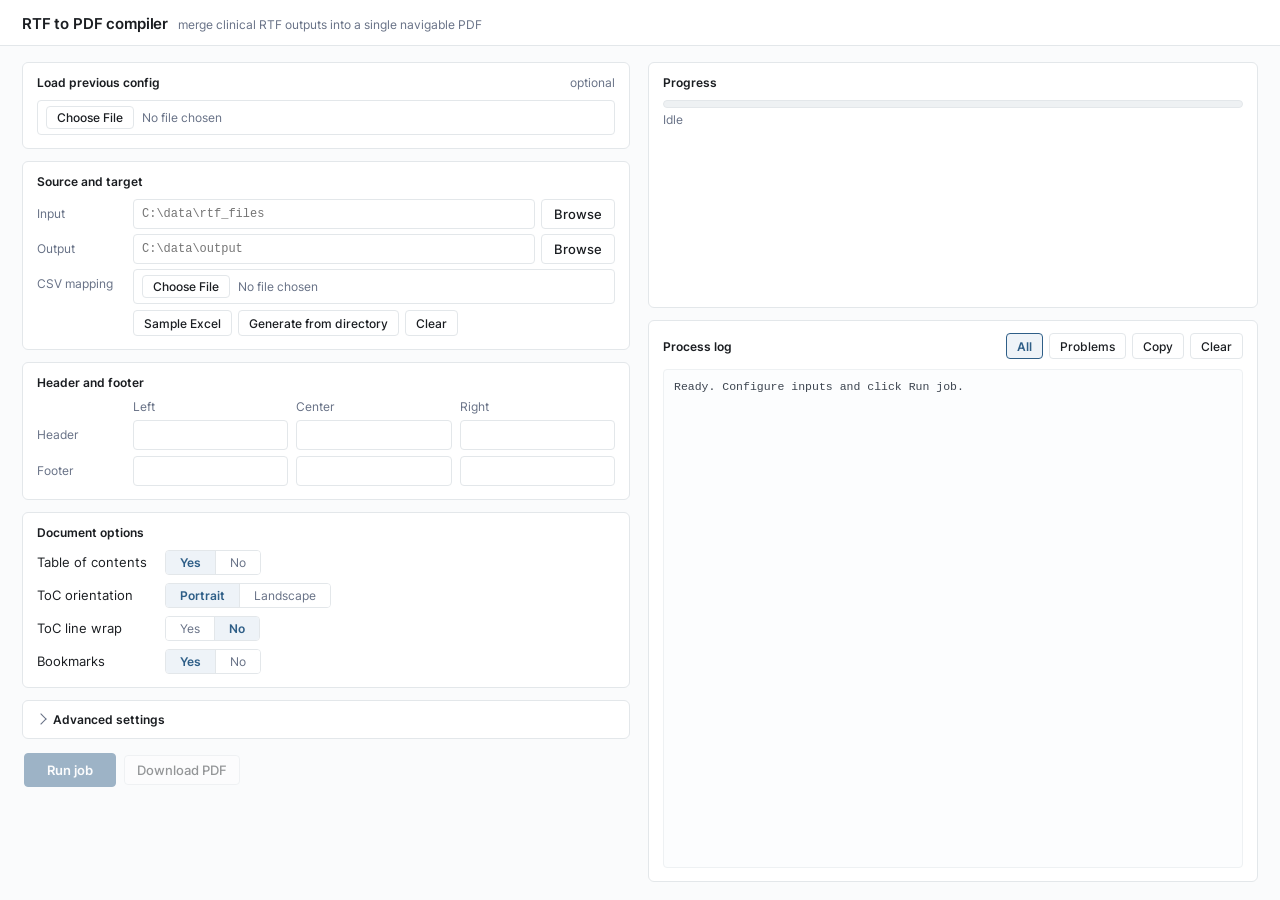
<file: templates/index.html>
<!DOCTYPE html>
<html lang="en">
<head>
  <meta charset="UTF-8" />
  <meta name="viewport" content="width=device-width, initial-scale=1.0" />
  <title>RTF to PDF compiler</title>
  <link rel="stylesheet" href="/static/css/style.css" />
</head>
<body>

  <!-- ══════════════════════════════════════════════════════════
       TOP BAR
  ═══════════════════════════════════════════════════════════ -->
  <header class="top-bar">
    <span class="app-title">RTF to PDF compiler</span>
    <span class="app-sub">merge clinical RTF outputs into a single navigable PDF</span>
  </header>

  <!-- ══════════════════════════════════════════════════════════
       MAIN — left: form · right: progress + log
  ═══════════════════════════════════════════════════════════ -->
  <main class="main-content">

    <!-- ── Left column: form ─────────────────────────────────── -->
    <div class="col-form">

      <section class="card">
        <div class="card-title">Load previous config <span class="title-note">optional</span></div>
        <input class="field-input file-input" type="file" id="config_file" name="config_file" accept=".json" />
      </section>

      <section class="card">
        <div class="card-title">Source and target</div>

        <div class="src-row">
          <label class="f-label src-label" for="rtf_directory">Input</label>
          <div class="src-field">
            <div class="with-btn">
              <input class="field-input mono" type="text" id="rtf_directory" name="rtf_directory"
                     placeholder="C:\data\rtf_files" />
              <button class="btn" id="btn-browse-rtf" type="button">Browse</button>
            </div>
            <div class="dir-status" id="rtf-dir-status"></div>
          </div>
        </div>

        <div class="src-row">
          <label class="f-label src-label" for="output_directory">Output</label>
          <div class="src-field">
            <div class="with-btn">
              <input class="field-input mono" type="text" id="output_directory" name="output_directory"
                     placeholder="C:\data\output" />
              <button class="btn" id="btn-browse-output" type="button">Browse</button>
            </div>
            <div class="dir-status" id="output-dir-status"></div>
          </div>
        </div>

        <div class="src-row">
          <label class="f-label src-label" for="csv_file">CSV mapping</label>
          <div class="src-field">
            <input class="field-input file-input" type="file" id="csv_file" name="csv_file" accept=".csv,.txt" />
            <div class="btn-row">
              <a class="btn btn-sm" href="/api/sample-mapping-template" download>Sample Excel</a>
              <button class="btn btn-sm" id="btn-generate-mapping" type="button">Generate from directory</button>
              <button class="btn btn-sm" id="btn-clear-csv" type="button">Clear</button>
            </div>
          </div>
        </div>
      </section>

      <section class="card">
        <div class="card-title">Header and footer</div>
        <div class="hf-table">
          <span></span>
          <span class="f-label">Left</span>
          <span class="f-label">Center</span>
          <span class="f-label">Right</span>

          <label class="f-label" for="header_left">Header</label>
          <input class="field-input" type="text" id="header_left" name="header_left" />
          <input class="field-input" type="text" id="header_center" name="header_center"
                 aria-label="Header center" />
          <input class="field-input" type="text" id="header_right" name="header_right"
                 aria-label="Header right" />

          <label class="f-label" for="footer_left">Footer</label>
          <input class="field-input" type="text" id="footer_left" name="footer_left" />
          <input class="field-input" type="text" id="footer_center" name="footer_center"
                 aria-label="Footer center" />
          <input class="field-input" type="text" id="footer_right" name="footer_right"
                 aria-label="Footer right" />
        </div>
      </section>

      <section class="card">
        <div class="card-title">Document options</div>
        <div class="opt-grid">
          <span class="opt-label">Table of contents</span>
          <span class="seg">
            <input type="radio" name="toc_enabled" id="toc_enabled_yes" value="1" checked>
            <label for="toc_enabled_yes">Yes</label>
            <input type="radio" name="toc_enabled" id="toc_enabled_no" value="0">
            <label for="toc_enabled_no">No</label>
          </span>

          <span class="opt-label" id="toc-orientation-label">ToC orientation</span>
          <span class="seg" id="toc-orientation-seg">
            <input type="radio" name="toc_landscape" id="toc_landscape_portrait" value="0" checked>
            <label for="toc_landscape_portrait">Portrait</label>
            <input type="radio" name="toc_landscape" id="toc_landscape_landscape" value="1">
            <label for="toc_landscape_landscape">Landscape</label>
          </span>

          <span class="opt-label" id="toc-wrap-label">ToC line wrap</span>
          <span class="seg" id="toc-wrap-seg">
            <input type="radio" name="toc_wrap" id="toc_wrap_yes" value="1">
            <label for="toc_wrap_yes">Yes</label>
            <input type="radio" name="toc_wrap" id="toc_wrap_no" value="0" checked>
            <label for="toc_wrap_no">No</label>
          </span>

          <span class="opt-label">Bookmarks</span>
          <span class="seg">
            <input type="radio" name="bookmarks_enabled" id="bookmarks_enabled_yes" value="1" checked>
            <label for="bookmarks_enabled_yes">Yes</label>
            <input type="radio" name="bookmarks_enabled" id="bookmarks_enabled_no" value="0">
            <label for="bookmarks_enabled_no">No</label>
          </span>
        </div>
      </section>

      <details class="card card-details">
        <summary>Advanced settings</summary>
        <div class="adv-body">
          <div class="adv-grid">
            <div class="field">
              <label class="f-label" for="header_top_margin_pts">Header top margin</label>
              <input class="field-input mono" type="number" step="0.5" min="0"
                     id="header_top_margin_pts" name="header_top_margin_pts" value="28" />
            </div>
            <div class="field">
              <label class="f-label" for="footer_bottom_margin_pts">Footer bottom margin</label>
              <input class="field-input mono" type="number" step="0.5" min="0"
                     id="footer_bottom_margin_pts" name="footer_bottom_margin_pts" value="35" />
            </div>
            <div class="field">
              <label class="f-label" for="page_number_font_size">Page number font size</label>
              <input class="field-input mono" type="number" step="1" min="6" max="24"
                     id="page_number_font_size" name="page_number_font_size" value="8" />
            </div>
            <div class="field">
              <label class="f-label" for="page_number_right_margin_pts">Page number right margin</label>
              <input class="field-input mono" type="number" step="0.5"
                     id="page_number_right_margin_pts" name="page_number_right_margin_pts" value="55" />
            </div>
            <div class="field">
              <label class="f-label" for="page_number_bottom_margin_pts">Page number bottom margin</label>
              <input class="field-input mono" type="number" step="0.5"
                     id="page_number_bottom_margin_pts" name="page_number_bottom_margin_pts" value="18" />
            </div>
            <div class="field">
              <label class="f-label" for="max_workers">Parallel workers</label>
              <input class="field-input mono" type="number" step="1" min="1" max="32"
                     id="max_workers" name="max_workers" value="4" />
            </div>
          </div>
          <div class="btn-row adv-actions">
            <button class="btn btn-sm" id="btn-preview-layout" type="button">Preview layout</button>
            <span class="f-hint">opens a 2-page sample PDF with current margins</span>
          </div>
        </div>
      </details>

      <div class="actions">
        <button class="btn btn-primary" id="btn-run" type="button">Run job</button>
        <button class="btn" id="btn-download" type="button" disabled>Download PDF</button>
      </div>

    </div>

    <!-- ── Right column: monitor ─────────────────────────────── -->
    <div class="col-monitor">

      <section class="card card-progress" id="progress-container">
        <div class="card-title">Progress</div>
        <div class="progress-bar-track">
          <div class="progress-bar-fill" id="progress-bar-fill" style="width:0%"></div>
        </div>
        <div class="progress-label" id="progress-label">Idle</div>

        <!-- Per-file conversion progress (UNO mode) -->
        <div id="file-progress" class="file-progress hidden">
          <div class="file-progress-summary" id="file-progress-summary"></div>
          <div id="file-progress-list"></div>
        </div>

        <!-- Post-processing step progress (page numbers, final save…) -->
        <div id="step-progress" class="file-progress hidden">
          <div id="step-progress-row"></div>
        </div>

        <div id="job-error-box" class="error-box hidden"></div>
      </section>

      <section class="card card-log">
        <div class="card-title">Process log
          <span class="btn-row">
            <button class="btn btn-sm seg-btn active" id="btn-log-all" type="button">All</button>
            <button class="btn btn-sm seg-btn" id="btn-log-problems" type="button">Problems</button>
            <button class="btn btn-sm" id="btn-copy-log" type="button">Copy</button>
            <button class="btn btn-sm" id="btn-clear-log" type="button">Clear</button>
          </span>
        </div>
        <pre class="log-body" id="log-body">Ready. Configure inputs and click Run job.</pre>
      </section>

    </div>

  </main>

  <!-- Transient notifications (config loaded, RTF counts…) pile up here -->
  <div id="toast-container" class="toast-container" aria-live="polite"></div>

  <script src="/static/js/app.js"></script>
</body>
</html>
</file>
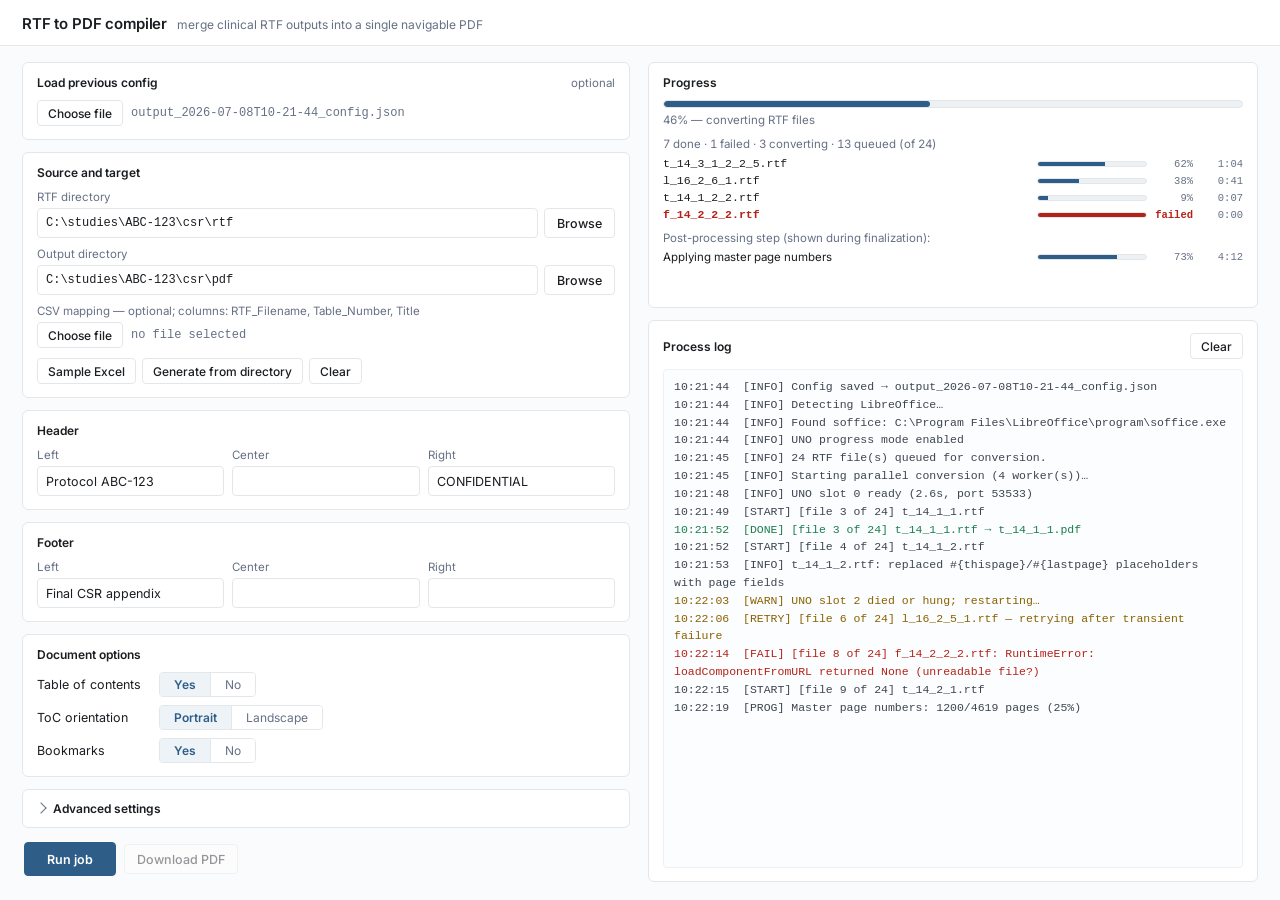
<file: mockup/ui-mockup.html>
<!DOCTYPE html>
<html lang="en">
<head>
<meta charset="utf-8">
<meta name="viewport" content="width=device-width, initial-scale=1">
<title>RTF to PDF compiler — UI mockup</title>
<link rel="preconnect" href="https://fonts.googleapis.com">
<link rel="preconnect" href="https://fonts.gstatic.com" crossorigin>
<link href="https://fonts.googleapis.com/css2?family=Inter:wght@400;500;600&display=swap" rel="stylesheet">
<style>
  /* ── MOCKUP ONLY — the real implementation vendors Inter locally ── */
  :root {
    --ink:        #1a1d21;
    --paper:      #fafbfc;
    --panel:      #ffffff;
    --line:       #e3e7ea;
    --line-soft:  #eef1f3;
    --muted:      #667085;
    --accent:     #2e5e87;
    --accent-hov: #24496a;
    --accent-soft:#eef3f8;
    --ok:         #1a7f4b;
    --warn:       #8a6100;
    --err:        #b42318;
    --font-ui:    "Inter", "Segoe UI", system-ui, sans-serif;
    --font-mono:  Consolas, "Cascadia Mono", "Courier New", monospace;
    --radius: 6px;
  }

  * { box-sizing: border-box; margin: 0; padding: 0; }

  html, body { height: 100%; }
  body {
    font-family: var(--font-ui);
    font-size: 13px;
    color: var(--ink);
    background: var(--paper);
    display: flex;
    flex-direction: column;
  }

  /* ── Top bar ─────────────────────────────────────────────────── */
  .top-bar {
    flex: 0 0 auto;
    display: flex;
    align-items: baseline;
    gap: 10px;
    padding: 14px 22px 12px;
    border-bottom: 1px solid var(--line);
    background: var(--panel);
  }
  .app-title { font-size: 15px; font-weight: 600; letter-spacing: -0.01em; }
  .app-sub   { font-size: 12px; color: var(--muted); }

  /* ── Two-column shell ────────────────────────────────────────── */
  .main {
    flex: 1 1 auto;
    min-height: 0;
    display: grid;
    grid-template-columns: 1fr 1fr;
    gap: 16px;
    padding: 16px 22px 18px;
    max-width: 1480px;
    width: 100%;
    margin: 0 auto;
  }

  .col-form {
    min-height: 0;
    overflow-y: auto;
    display: flex;
    flex-direction: column;
    gap: 12px;
    padding-right: 2px;
  }
  .col-monitor {
    min-height: 0;
    display: flex;
    flex-direction: column;
    gap: 12px;
  }

  /* ── Cards ───────────────────────────────────────────────────── */
  .card {
    background: var(--panel);
    border: 1px solid var(--line);
    border-radius: var(--radius);
    padding: 12px 14px 13px;
  }
  .card-title {
    font-size: 12px;
    font-weight: 600;
    color: var(--ink);
    margin-bottom: 10px;
    display: flex;
    align-items: center;
    justify-content: space-between;
  }
  .card-title .title-note { font-weight: 400; color: var(--muted); font-size: 11.5px; }

  /* ── Fields ──────────────────────────────────────────────────── */
  .field { display: flex; flex-direction: column; gap: 4px; }
  .field + .field, .field-row + .field, .field + .field-row { margin-top: 9px; }
  label.f-label { font-size: 11.5px; color: var(--muted); }
  .f-label b { color: var(--ink); font-weight: 500; }

  input[type="text"], input[type="number"] {
    font-family: var(--font-ui);
    font-size: 12.5px;
    color: var(--ink);
    background: #fff;
    border: 1px solid var(--line);
    border-radius: 4px;
    padding: 6px 8px;
    height: 30px;
    width: 100%;
    outline: none;
  }
  input.mono { font-family: var(--font-mono); font-size: 12px; }
  input:focus { border-color: var(--accent); box-shadow: 0 0 0 2px var(--accent-soft); }

  .with-btn { display: flex; gap: 6px; }
  .with-btn input { flex: 1 1 auto; }

  .grid-3 { display: grid; grid-template-columns: 1fr 1fr 1fr; gap: 8px; }
  .grid-3 .field, .adv-grid .field { margin-top: 0; }

  .seg.disabled { opacity: 0.45; pointer-events: none; }

  /* ── Buttons ─────────────────────────────────────────────────── */
  .btn {
    font-family: var(--font-ui);
    font-size: 12.5px;
    font-weight: 500;
    border-radius: 4px;
    border: 1px solid var(--line);
    background: #fff;
    color: var(--ink);
    padding: 6px 12px;
    height: 30px;
    cursor: pointer;
    white-space: nowrap;
  }
  .btn:hover { background: var(--line-soft); }
  .btn-primary {
    background: var(--accent);
    border-color: var(--accent);
    color: #fff;
    font-weight: 600;
    padding: 8px 22px;
    height: 34px;
  }
  .btn-primary:hover { background: var(--accent-hov); }
  .btn-sm { height: 26px; padding: 3px 10px; font-size: 12px; }
  .btn[disabled] { opacity: 0.45; cursor: default; }
  .btn[disabled]:hover { background: #fff; }

  .btn-row { display: flex; gap: 6px; align-items: center; flex-wrap: wrap; }

  /* ── File input look (mock) ──────────────────────────────────── */
  .filefield { display: flex; align-items: center; gap: 8px; }
  .filefield .fname { font-size: 12px; color: var(--muted); font-family: var(--font-mono); }

  /* ── Segmented yes/no + radio group ──────────────────────────── */
  .opt-grid {
    display: grid;
    grid-template-columns: auto 1fr;
    gap: 8px 18px;
    align-items: center;
  }
  .opt-label { font-size: 12.5px; color: var(--ink); }
  .seg { display: inline-flex; border: 1px solid var(--line); border-radius: 4px; overflow: hidden; width: max-content; }
  .seg label {
    font-size: 12px;
    padding: 4px 14px;
    cursor: pointer;
    color: var(--muted);
    background: #fff;
    border-left: 1px solid var(--line);
    user-select: none;
  }
  .seg label:first-of-type { border-left: none; }
  .seg input { display: none; }
  .seg input:checked + label { background: var(--accent-soft); color: var(--accent); font-weight: 600; }

  /* ── Advanced (collapsible) ──────────────────────────────────── */
  details.card { padding: 0; }
  details.card summary {
    list-style: none;
    cursor: pointer;
    padding: 11px 14px;
    font-size: 12px;
    font-weight: 600;
    display: flex;
    align-items: center;
    gap: 8px;
  }
  details.card summary::before {
    content: "";
    width: 7px; height: 7px;
    border-right: 1.5px solid var(--muted);
    border-bottom: 1.5px solid var(--muted);
    transform: rotate(-45deg);
    transition: transform 0.12s ease;
    margin-top: -2px;
  }
  details[open].card summary::before { transform: rotate(45deg); margin-top: -4px; }
  details.card .adv-body { padding: 2px 14px 13px; border-top: 1px solid var(--line-soft); padding-top: 11px; }
  .adv-grid { display: grid; grid-template-columns: 1fr 1fr 1fr; gap: 10px 8px; }

  /* ── Action row ──────────────────────────────────────────────── */
  .actions { display: flex; gap: 8px; align-items: center; padding: 2px 2px 8px; }

  /* ── Right column: progress ──────────────────────────────────── */
  .card-progress { flex: 0 0 30%; min-height: 172px; overflow-y: auto; }
  .bar-track {
    height: 8px; border-radius: 4px;
    background: var(--line-soft);
    border: 1px solid var(--line);
    overflow: hidden;
  }
  .bar-fill { height: 100%; background: var(--accent); border-radius: 4px; }
  .bar-label {
    font-size: 11.5px; color: var(--muted); margin-top: 5px;
    font-variant-numeric: tabular-nums;
  }
  .files-summary { font-size: 11.5px; color: var(--muted); margin: 10px 0 6px; font-variant-numeric: tabular-nums; }
  .frow {
    display: grid;
    grid-template-columns: minmax(0,1fr) 110px 38px 42px;
    gap: 8px; align-items: center; margin-bottom: 4px;
    font-variant-numeric: tabular-nums;
  }
  .frow .fn { font-family: var(--font-mono); font-size: 11.5px; overflow: hidden; text-overflow: ellipsis; white-space: nowrap; }
  .frow .tr { height: 6px; border-radius: 3px; background: var(--line-soft); border: 1px solid var(--line); overflow: hidden; }
  .frow .fl { height: 100%; background: var(--accent); }
  .frow .pc, .frow .ck { font-size: 10.5px; color: var(--muted); text-align: right; font-family: var(--font-mono); }
  .frow.failed .fn, .frow.failed .pc { color: var(--err); font-weight: 600; }
  .frow.failed .fl { background: var(--err); }
  .steprow-caption { font-size: 11.5px; color: var(--muted); margin: 10px 0 5px; }

  /* ── Right column: log ───────────────────────────────────────── */
  .card-log { flex: 1 1 auto; min-height: 0; display: flex; flex-direction: column; }
  .log-body {
    flex: 1 1 auto; min-height: 0;
    overflow-y: auto;
    font-family: var(--font-mono);
    font-size: 11.5px;
    line-height: 1.55;
    background: #fcfdfe;
    border: 1px solid var(--line-soft);
    border-radius: 4px;
    padding: 8px 10px;
    white-space: pre-wrap;
  }
  .lg-ok   { color: var(--ok); }
  .lg-warn { color: var(--warn); }
  .lg-err  { color: var(--err); }
  .lg-info { color: #3d4550; }

  @media (max-width: 900px) {
    .main { grid-template-columns: 1fr; }
    .col-monitor { min-height: 500px; }
  }
</style>
</head>
<body>

<header class="top-bar">
  <div class="app-title">RTF to PDF compiler</div>
  <div class="app-sub">merge clinical RTF outputs into a single navigable PDF</div>
</header>

<main class="main">

  <!-- ══ Left column: form ══ -->
  <div class="col-form">

    <section class="card">
      <div class="card-title">Load previous config <span class="title-note">optional</span></div>
      <div class="filefield">
        <button class="btn btn-sm">Choose file</button>
        <span class="fname">output_2026-07-08T10-21-44_config.json</span>
      </div>
    </section>

    <section class="card">
      <div class="card-title">Source and target</div>
      <div class="field">
        <label class="f-label">RTF directory</label>
        <div class="with-btn">
          <input type="text" class="mono" value="C:\studies\ABC-123\csr\rtf">
          <button class="btn">Browse</button>
        </div>
      </div>
      <div class="field">
        <label class="f-label">Output directory</label>
        <div class="with-btn">
          <input type="text" class="mono" value="C:\studies\ABC-123\csr\pdf">
          <button class="btn">Browse</button>
        </div>
      </div>
      <div class="field">
        <label class="f-label">CSV mapping <span>— optional; columns: RTF_Filename, Table_Number, Title</span></label>
        <div class="filefield" style="margin-bottom:6px;">
          <button class="btn btn-sm">Choose file</button>
          <span class="fname">no file selected</span>
        </div>
        <div class="btn-row">
          <button class="btn btn-sm">Sample Excel</button>
          <button class="btn btn-sm">Generate from directory</button>
          <button class="btn btn-sm">Clear</button>
        </div>
      </div>
    </section>

    <section class="card">
      <div class="card-title">Header</div>
      <div class="grid-3">
        <div class="field"><label class="f-label">Left</label><input type="text" value="Protocol ABC-123"></div>
        <div class="field"><label class="f-label">Center</label><input type="text" value=""></div>
        <div class="field"><label class="f-label">Right</label><input type="text" value="CONFIDENTIAL"></div>
      </div>
    </section>

    <section class="card">
      <div class="card-title">Footer</div>
      <div class="grid-3">
        <div class="field"><label class="f-label">Left</label><input type="text" value="Final CSR appendix"></div>
        <div class="field"><label class="f-label">Center</label><input type="text" value=""></div>
        <div class="field"><label class="f-label">Right</label><input type="text" value=""></div>
      </div>
    </section>

    <section class="card">
      <div class="card-title">Document options</div>
      <div class="opt-grid">
        <span class="opt-label">Table of contents</span>
        <span class="seg">
          <input type="radio" name="toc_on" id="toc-yes" checked><label for="toc-yes">Yes</label>
          <input type="radio" name="toc_on" id="toc-no"><label for="toc-no">No</label>
        </span>
        <span class="opt-label" id="or-label">ToC orientation</span>
        <span class="seg" id="or-seg">
          <input type="radio" name="toc_or" id="or-p" checked><label for="or-p">Portrait</label>
          <input type="radio" name="toc_or" id="or-l"><label for="or-l">Landscape</label>
        </span>
        <span class="opt-label">Bookmarks</span>
        <span class="seg">
          <input type="radio" name="bm_on" id="bm-yes" checked><label for="bm-yes">Yes</label>
          <input type="radio" name="bm_on" id="bm-no"><label for="bm-no">No</label>
        </span>
      </div>
    </section>

    <details class="card">
      <summary>Advanced settings</summary>
      <div class="adv-body">
        <div class="adv-grid">
          <div class="field"><label class="f-label">Header top margin <b>pts</b></label><input type="number" value="28"></div>
          <div class="field"><label class="f-label">Footer bottom margin <b>pts</b></label><input type="number" value="35"></div>
          <div class="field"><label class="f-label">Parallel workers</label><input type="number" value="4"></div>
          <div class="field"><label class="f-label">Page number right margin <b>pts</b></label><input type="number" value="55"></div>
          <div class="field"><label class="f-label">Page number bottom margin <b>pts</b></label><input type="number" value="18"></div>
          <div class="field"><label class="f-label">Page number font size <b>pts</b></label><input type="number" value="8"></div>
        </div>
        <div class="btn-row" style="margin-top:11px;">
          <button class="btn btn-sm">Preview layout</button>
          <span class="title-note" style="font-size:11.5px;color:var(--muted);">opens a 2-page sample PDF with current margins</span>
        </div>
      </div>
    </details>

    <div class="actions">
      <button class="btn btn-primary">Run job</button>
      <button class="btn" disabled>Download PDF</button>
    </div>

  </div>

  <!-- ══ Right column: monitor ══ -->
  <div class="col-monitor">

    <section class="card card-progress">
      <div class="card-title">Progress</div>
      <div class="bar-track"><div class="bar-fill" style="width:46%"></div></div>
      <div class="bar-label">46% — converting RTF files</div>

      <div class="files-summary">7 done · 1 failed · 3 converting · 13 queued (of 24)</div>
      <div class="frow">
        <span class="fn">t_14_3_1_2_2_5.rtf</span>
        <span class="tr"><span class="fl" style="display:block;width:62%"></span></span>
        <span class="pc">62%</span><span class="ck">1:04</span>
      </div>
      <div class="frow">
        <span class="fn">l_16_2_6_1.rtf</span>
        <span class="tr"><span class="fl" style="display:block;width:38%"></span></span>
        <span class="pc">38%</span><span class="ck">0:41</span>
      </div>
      <div class="frow">
        <span class="fn">t_14_1_2_2.rtf</span>
        <span class="tr"><span class="fl" style="display:block;width:9%"></span></span>
        <span class="pc">9%</span><span class="ck">0:07</span>
      </div>
      <div class="frow failed">
        <span class="fn">f_14_2_2_2.rtf</span>
        <span class="tr"><span class="fl" style="display:block;width:100%"></span></span>
        <span class="pc">failed</span><span class="ck">0:00</span>
      </div>

      <div class="steprow-caption">Post-processing step (shown during finalization):</div>
      <div class="frow">
        <span class="fn" style="font-family:var(--font-ui);">Applying master page numbers</span>
        <span class="tr"><span class="fl" style="display:block;width:73%"></span></span>
        <span class="pc">73%</span><span class="ck">4:12</span>
      </div>
    </section>

    <section class="card card-log">
      <div class="card-title">Process log <button class="btn btn-sm">Clear</button></div>
      <div class="log-body"><span class="lg-info">10:21:44  [INFO] Config saved → output_2026-07-08T10-21-44_config.json
10:21:44  [INFO] Detecting LibreOffice…
10:21:44  [INFO] Found soffice: C:\Program Files\LibreOffice\program\soffice.exe
10:21:44  [INFO] UNO progress mode enabled
10:21:45  [INFO] 24 RTF file(s) queued for conversion.
10:21:45  [INFO] Starting parallel conversion (4 worker(s))…
10:21:48  [INFO] UNO slot 0 ready (2.6s, port 53533)
10:21:49  [START] [file 3 of 24] t_14_1_1.rtf</span>
<span class="lg-ok">10:21:52  [DONE] [file 3 of 24] t_14_1_1.rtf → t_14_1_1.pdf</span>
<span class="lg-info">10:21:52  [START] [file 4 of 24] t_14_1_2.rtf
10:21:53  [INFO] t_14_1_2.rtf: replaced #{thispage}/#{lastpage} placeholders with page fields</span>
<span class="lg-warn">10:22:03  [WARN] UNO slot 2 died or hung; restarting…
10:22:06  [RETRY] [file 6 of 24] l_16_2_5_1.rtf — retrying after transient failure</span>
<span class="lg-err">10:22:14  [FAIL] [file 8 of 24] f_14_2_2_2.rtf: RuntimeError: loadComponentFromURL returned None (unreadable file?)</span>
<span class="lg-info">10:22:15  [START] [file 9 of 24] t_14_2_1.rtf
10:22:19  [PROG] Master page numbers: 1200/4619 pages (25%)</span></div>
    </section>

  </div>
</main>

<script>
  // ToC "No" disables the orientation choice (it has no effect without a ToC).
  const orSeg = document.getElementById('or-seg');
  const orLabel = document.getElementById('or-label');
  function syncOrientation() {
    const off = document.getElementById('toc-no').checked;
    orSeg.classList.toggle('disabled', off);
    orLabel.style.opacity = off ? 0.45 : 1;
  }
  document.getElementById('toc-yes').addEventListener('change', syncOrientation);
  document.getElementById('toc-no').addEventListener('change', syncOrientation);
</script>

</body>
</html>
</file>
<file: static/css/style.css>
/* ============================================================================
   RTF to PDF compiler — light professional theme
   Layout: full-height 50/50 split — form column left, progress + log right.
   Typography: Inter (vendored, static/fonts) for UI, Consolas for paths/log.
   ========================================================================= */

@font-face {
  font-family: "Inter";
  src: url("/static/fonts/inter-400.woff2") format("woff2");
  font-weight: 400;
  font-style: normal;
  font-display: swap;
}
@font-face {
  font-family: "Inter";
  src: url("/static/fonts/inter-500.woff2") format("woff2");
  font-weight: 500;
  font-style: normal;
  font-display: swap;
}
@font-face {
  font-family: "Inter";
  src: url("/static/fonts/inter-600.woff2") format("woff2");
  font-weight: 600;
  font-style: normal;
  font-display: swap;
}

:root {
  --ink:        #1a1d21;
  --paper:      #fafbfc;
  --panel:      #ffffff;
  --line:       #e3e7ea;
  --line-soft:  #eef1f3;
  --muted:      #667085;
  --accent:     #2e5e87;
  --accent-hov: #24496a;
  --accent-soft:#eef3f8;
  --ok:         #1a7f4b;
  --warn:       #8a6100;
  --err:        #b42318;

  --font-ui:   "Inter", "Segoe UI", system-ui, sans-serif;
  --font-mono: Consolas, "Cascadia Mono", "Courier New", monospace;
  --radius: 6px;
}

* { box-sizing: border-box; margin: 0; padding: 0; }

html, body { height: 100%; }

body {
  font-family: var(--font-ui);
  font-size: 13px;
  color: var(--ink);
  background: var(--paper);
  display: flex;
  flex-direction: column;
}

.hidden { display: none !important; }

/* ── Top bar ──────────────────────────────────────────────────────────── */
.top-bar {
  flex: 0 0 auto;
  display: flex;
  align-items: baseline;
  gap: 10px;
  padding: 14px 22px 12px;
  border-bottom: 1px solid var(--line);
  background: var(--panel);
}
.app-title { font-size: 15px; font-weight: 600; letter-spacing: -0.01em; }
.app-sub   { font-size: 12px; color: var(--muted); }

/* ── Two-column shell ─────────────────────────────────────────────────── */
.main-content {
  flex: 1 1 auto;
  min-height: 0;
  display: grid;
  grid-template-columns: 1fr 1fr;
  gap: 16px;
  padding: 16px 22px 18px;
  max-width: 1480px;
  width: 100%;
  margin: 0 auto;
}

.col-form {
  min-height: 0;
  overflow-y: auto;
  display: flex;
  flex-direction: column;
  gap: 12px;
  padding-right: 2px;
}
.col-monitor {
  min-height: 0;
  display: flex;
  flex-direction: column;
  gap: 12px;
}

/* ── Cards ────────────────────────────────────────────────────────────── */
.card {
  background: var(--panel);
  border: 1px solid var(--line);
  border-radius: var(--radius);
  padding: 12px 14px 13px;
  flex-shrink: 0;
}
.card-title {
  font-size: 12px;
  font-weight: 600;
  color: var(--ink);
  margin-bottom: 10px;
  display: flex;
  align-items: center;
  justify-content: space-between;
  gap: 8px;
}
.title-note { font-weight: 400; color: var(--muted); font-size: 11.5px; }

/* ── Fields ───────────────────────────────────────────────────────────── */
.field { display: flex; flex-direction: column; gap: 4px; }
.field + .field { margin-top: 9px; }
.grid-3 .field, .adv-grid .field { margin-top: 0; }

.f-label { font-size: 11.5px; color: var(--muted); }
.f-label b { color: var(--ink); font-weight: 500; }
.f-hint { font-size: 11.5px; color: var(--muted); font-weight: 400; }

.field-input {
  font-family: var(--font-ui);
  font-size: 12.5px;
  color: var(--ink);
  background: #fff;
  border: 1px solid var(--line);
  border-radius: 4px;
  padding: 6px 8px;
  height: 30px;
  width: 100%;
  outline: none;
}
.field-input.mono { font-family: var(--font-mono); font-size: 12px; }
.field-input:focus { border-color: var(--accent); box-shadow: 0 0 0 2px var(--accent-soft); }

.field-input.file-input {
  height: auto;
  padding: 5px 8px;
  font-size: 12px;
  color: var(--muted);
}
.field-input.file-input::file-selector-button {
  font-family: var(--font-ui);
  font-size: 12px;
  font-weight: 500;
  color: var(--ink);
  background: #fff;
  border: 1px solid var(--line);
  border-radius: 4px;
  padding: 3px 10px;
  margin-right: 8px;
  cursor: pointer;
}
.field-input.file-input::file-selector-button:hover { background: var(--line-soft); }

.with-btn { display: flex; gap: 6px; }
.with-btn .field-input { flex: 1 1 auto; }

.grid-3 { display: grid; grid-template-columns: 1fr 1fr 1fr; gap: 8px; }

/* Source and target: label-left rows sharing one input left edge */
.src-row {
  display: grid;
  grid-template-columns: 88px 1fr;
  gap: 8px;
  align-items: start;
}
.src-row + .src-row { margin-top: 5px; }
.src-label { padding-top: 8px; }  /* optically centers on the 30px input */
.src-field { display: flex; flex-direction: column; gap: 4px; min-width: 0; }
.src-field .btn-row { margin-top: 2px; }

/* Inline directory validation line — only problems appear here (successful
   counts go to a toast); takes no space when empty. */
.dir-status { font-size: 11.5px; color: var(--muted); }
.dir-status:empty { display: none; }
.dir-status.warn { color: var(--warn); }
.dir-status.err  { color: var(--err); }

/* Header and footer: shared column labels, one row per band */
.hf-table {
  display: grid;
  grid-template-columns: 88px 1fr 1fr 1fr;
  gap: 6px 8px;
  align-items: center;
}

/* ── Toast notifications (top-right, transient, stack downwards) ──────── */
.toast-container {
  position: fixed;
  top: 14px;
  right: 16px;
  display: flex;
  flex-direction: column;
  gap: 8px;
  z-index: 100;
  max-width: 340px;
}
.toast {
  background: var(--panel);
  border: 1px solid var(--line);
  border-left: 3px solid var(--accent);
  border-radius: 4px;
  padding: 8px 12px;
  font-size: 12px;
  color: var(--ink);
  box-shadow: 0 2px 10px rgba(26, 29, 33, 0.10);
  word-break: break-word;
  animation: toast-in 0.15s ease;
}
.toast-ok  { border-left-color: var(--ok); }
.toast-err { border-left-color: var(--err); }
@keyframes toast-in {
  from { opacity: 0; transform: translateY(-4px); }
  to   { opacity: 1; transform: none; }
}
@media (prefers-reduced-motion: reduce) {
  .toast { animation: none; }
}

/* ── Buttons ──────────────────────────────────────────────────────────── */
.btn {
  font-family: var(--font-ui);
  font-size: 12.5px;
  font-weight: 500;
  border-radius: 4px;
  border: 1px solid var(--line);
  background: #fff;
  color: var(--ink);
  padding: 6px 12px;
  height: 30px;
  cursor: pointer;
  white-space: nowrap;
  text-decoration: none;
  display: inline-flex;
  align-items: center;
}
.btn:hover { background: var(--line-soft); }
.btn-primary {
  background: var(--accent);
  border-color: var(--accent);
  color: #fff;
  font-weight: 600;
  padding: 8px 22px;
  height: 34px;
}
.btn-primary:hover { background: var(--accent-hov); }
.btn-sm { height: 26px; padding: 3px 10px; font-size: 12px; }
.btn[disabled] { opacity: 0.45; cursor: default; }
.btn[disabled]:hover { background: #fff; }
.btn-primary[disabled]:hover { background: var(--accent); }

.btn-row { display: flex; gap: 6px; align-items: center; flex-wrap: wrap; }
.field .btn-row { margin-top: 6px; }

.seg-btn.active {
  background: var(--accent-soft);
  color: var(--accent);
  font-weight: 600;
  border-color: var(--accent);
}

/* ── Document options: segmented yes/no controls ──────────────────────── */
.opt-grid {
  display: grid;
  grid-template-columns: auto 1fr;
  gap: 8px 18px;
  align-items: center;
}
.opt-label { font-size: 12.5px; color: var(--ink); }
.opt-label.disabled { opacity: 0.45; }

.seg {
  display: inline-flex;
  border: 1px solid var(--line);
  border-radius: 4px;
  overflow: hidden;
  width: max-content;
}
.seg label {
  font-size: 12px;
  padding: 4px 14px;
  cursor: pointer;
  color: var(--muted);
  background: #fff;
  border-left: 1px solid var(--line);
  user-select: none;
}
.seg label:first-of-type { border-left: none; }
.seg input { display: none; }
.seg input:checked + label { background: var(--accent-soft); color: var(--accent); font-weight: 600; }
.seg.disabled { opacity: 0.45; pointer-events: none; }

/* ── Advanced settings (collapsible) ──────────────────────────────────── */
.card-details { padding: 0; }
.card-details summary {
  list-style: none;
  cursor: pointer;
  padding: 11px 14px;
  font-size: 12px;
  font-weight: 600;
  display: flex;
  align-items: center;
  gap: 8px;
}
.card-details summary::-webkit-details-marker { display: none; }
.card-details summary::before {
  content: "";
  width: 7px; height: 7px;
  border-right: 1.5px solid var(--muted);
  border-bottom: 1.5px solid var(--muted);
  transform: rotate(-45deg);
  transition: transform 0.12s ease;
  margin-top: -2px;
}
.card-details[open] summary::before { transform: rotate(45deg); margin-top: -4px; }
.card-details .adv-body {
  padding: 11px 14px 13px;
  border-top: 1px solid var(--line-soft);
}
.adv-grid { display: grid; grid-template-columns: 1fr 1fr 1fr; gap: 10px 8px; }
.adv-actions { margin-top: 11px; }

/* ── Action row ───────────────────────────────────────────────────────── */
.actions { display: flex; gap: 8px; align-items: center; padding: 2px 2px 8px; flex-shrink: 0; }

/* ── Right column: progress card ──────────────────────────────────────── */
.card-progress { flex: 0 0 30%; min-height: 172px; overflow-y: auto; }

.progress-bar-track {
  height: 8px;
  border-radius: 4px;
  background: var(--line-soft);
  border: 1px solid var(--line);
  overflow: hidden;
}
.progress-bar-fill {
  height: 100%;
  background: var(--accent);
  border-radius: 4px;
  transition: width 0.4s ease;
}
.progress-label {
  font-size: 11.5px;
  color: var(--muted);
  margin-top: 5px;
  font-variant-numeric: tabular-nums;
}

.file-progress { margin-top: 10px; }
.file-progress-summary {
  font-size: 11.5px;
  color: var(--muted);
  margin-bottom: 6px;
  font-variant-numeric: tabular-nums;
}

.file-row {
  display: grid;
  grid-template-columns: minmax(0, 1fr) 110px 38px 42px;
  gap: 8px;
  align-items: center;
  margin-bottom: 4px;
  font-variant-numeric: tabular-nums;
}
.file-row-name {
  font-size: 11.5px;
  font-family: var(--font-mono);
  color: var(--ink);
  white-space: nowrap;
  overflow: hidden;
  text-overflow: ellipsis;
}
.file-bar-track {
  height: 6px;
  background: var(--line-soft);
  border: 1px solid var(--line);
  border-radius: 3px;
  overflow: hidden;
}
.file-bar-fill {
  height: 100%;
  background: var(--accent);
  border-radius: 3px;
  transition: width 0.3s ease;
}
.file-row-pct, .file-row-clock {
  font-size: 10.5px;
  color: var(--muted);
  font-family: var(--font-mono);
  text-align: right;
}

/* Indeterminate: converting but no progress signal yet (slot bootstrap,
   CLI fallback, or the final save) — pulse the empty track. */
.file-row-indeterminate .file-bar-track {
  animation: file-bar-pulse 1.2s ease-in-out infinite;
}
@keyframes file-bar-pulse {
  0%, 100% { background: var(--line-soft); }
  50%      { background: var(--accent-soft); }
}
@media (prefers-reduced-motion: reduce) {
  .file-row-indeterminate .file-bar-track { animation: none; }
  .progress-bar-fill, .file-bar-fill { transition: none; }
}

/* Failed: keep the row visible in red — content missing from the output. */
.file-row-failed .file-bar-fill { background: var(--err); }
.file-row-failed .file-row-name,
.file-row-failed .file-row-pct { color: var(--err); font-weight: 600; }

/* ── Error / warning box ──────────────────────────────────────────────── */
.error-box {
  margin-top: 10px;
  padding: 8px 10px;
  font-size: 12px;
  line-height: 1.45;
  color: var(--err);
  background: #fdf3f2;
  border: 1px solid #f0c8c4;
  border-radius: 4px;
  word-break: break-word;
}

/* ── Right column: log card ───────────────────────────────────────────── */
.card-log {
  flex: 1 1 auto;
  min-height: 0;
  display: flex;
  flex-direction: column;
}
.log-body {
  flex: 1 1 auto;
  min-height: 0;
  overflow-y: auto;
  font-family: var(--font-mono);
  font-size: 11.5px;
  line-height: 1.55;
  color: #3d4550;
  background: #fcfdfe;
  border: 1px solid var(--line-soft);
  border-radius: 4px;
  padding: 8px 10px;
  white-space: pre-wrap;
  word-break: break-word;
}

.log-err  { color: var(--err); }
.log-ok   { color: var(--ok); }
.log-warn { color: var(--warn); }
.log-info { color: #3d4550; }

/* Problems filter: hide informational lines, keep warnings and errors. */
.log-body.problems-only .log-info,
.log-body.problems-only .log-ok { display: none; }

/* ── Responsive fallback ──────────────────────────────────────────────── */
@media (max-width: 900px) {
  .main-content { grid-template-columns: 1fr; }
  .col-form { overflow-y: visible; }
  .col-monitor { min-height: 500px; }
}
</file>
